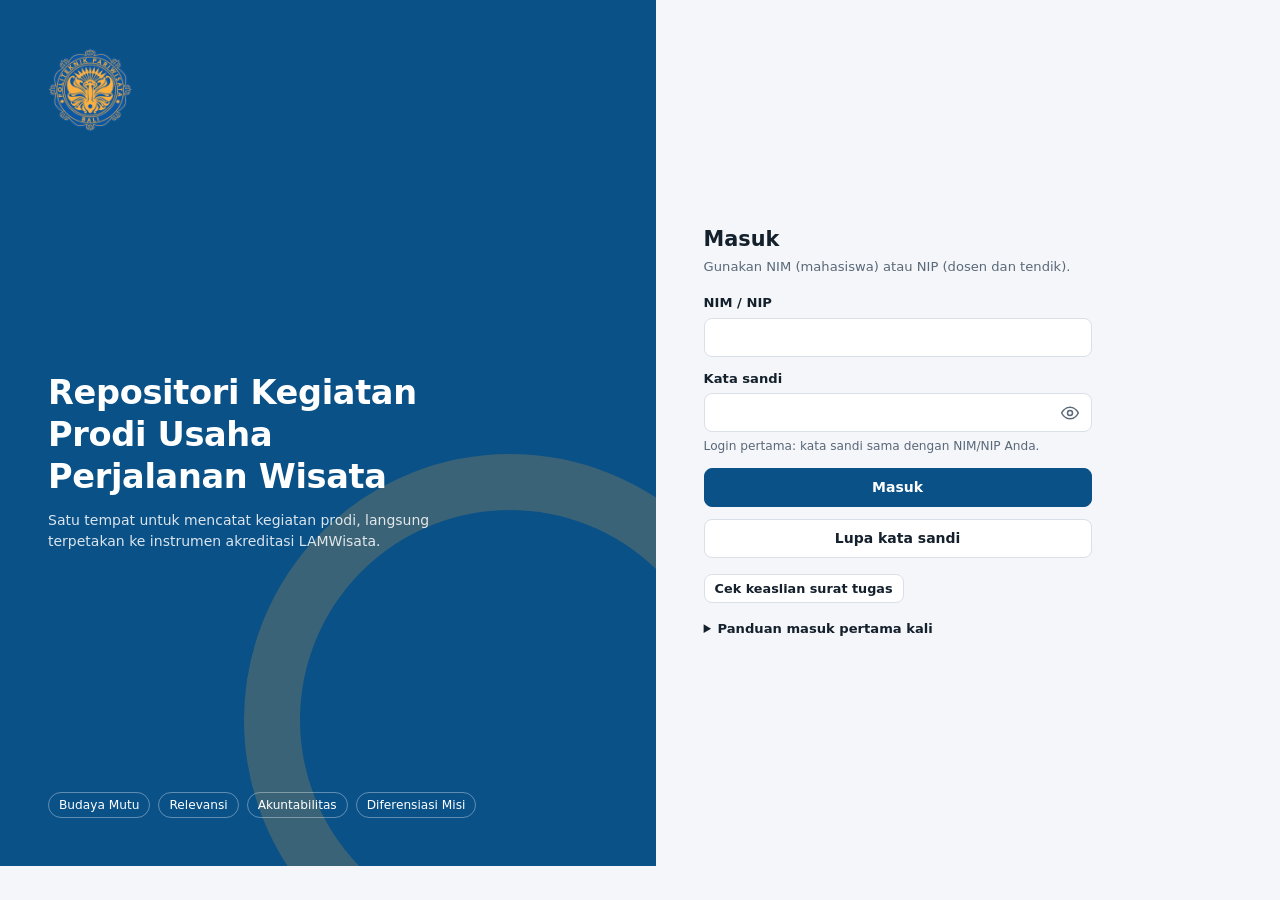
<file: docs/index.html>
<!doctype html>
<html lang="id">
<head>
<meta charset="utf-8">
<meta name="viewport" content="width=device-width,initial-scale=1,viewport-fit=cover">
<title>Repositori UPW</title>
<meta name="description" content="Repositori kegiatan Prodi Usaha Perjalanan Wisata, Politeknik Pariwisata Bali, untuk akreditasi LAMWisata.">
<meta name="theme-color" content="#0A5188">
<meta name="robots" content="noindex">
<!-- v0.60.2: hanya kode aplikasi sendiri yang boleh berjalan; data hanya dikirim ke server Apps Script -->
<meta http-equiv="Content-Security-Policy" content="default-src 'self'; script-src 'self'; style-src 'self' 'unsafe-inline' https://fonts.googleapis.com; font-src 'self' https://fonts.gstatic.com; img-src 'self' data: blob:; connect-src 'self' data: blob: https://script.google.com https://script.googleusercontent.com; frame-src 'self' blob: data:; worker-src 'self'; manifest-src 'self'; object-src 'none'; base-uri 'self'; form-action 'self'">
<meta name="referrer" content="strict-origin-when-cross-origin">
<link rel="manifest" href="manifest.webmanifest">
<link rel="icon" href="ikon-192.png">
<link rel="apple-touch-icon" href="ikon-apple-180.png">
<link rel="preconnect" href="https://fonts.googleapis.com">
<link rel="preconnect" href="https://fonts.gstatic.com" crossorigin>
<link rel="stylesheet" href="https://fonts.googleapis.com/css2?family=Plus+Jakarta+Sans:wght@400;500;600;700;800&family=IBM+Plex+Mono:wght@400;500&display=swap">
<link rel="stylesheet" href="gaya.css">
<style>
:root{color-scheme:light}
body{margin:0}
[hidden]{display:none!important}
img{max-width:100%}
.uji{background:var(--gold-soft);border-bottom:1px solid var(--line);padding-block:6px;padding-left:max(16px,env(safe-area-inset-left,0px));padding-right:max(16px,env(safe-area-inset-right,0px));font-size:.8rem}
.uji b{color:var(--warn)}
.memuat{min-height:60vh;display:grid;place-items:center;color:var(--muted)}
.galat{color:var(--bad);font-size:.85rem}
.sandi-baru{font-family:var(--f-mono);font-size:1.2rem;letter-spacing:.06em;background:var(--surface-2);padding:10px 14px;border-radius:8px;user-select:all}
</style>
</head>
<body>
<div id="app"><div class="memuat">Memuat…</div></div>
<div id="toast" class="toast" hidden></div>
<script src="konfig.js"></script>
<script src="qr.js"></script>
<script src="zip.js"></script>
<script src="docx.js"></script>
<script src="panduan.js"></script>
<script src="aplikasi.js"></script>
</body>
</html>
</file>
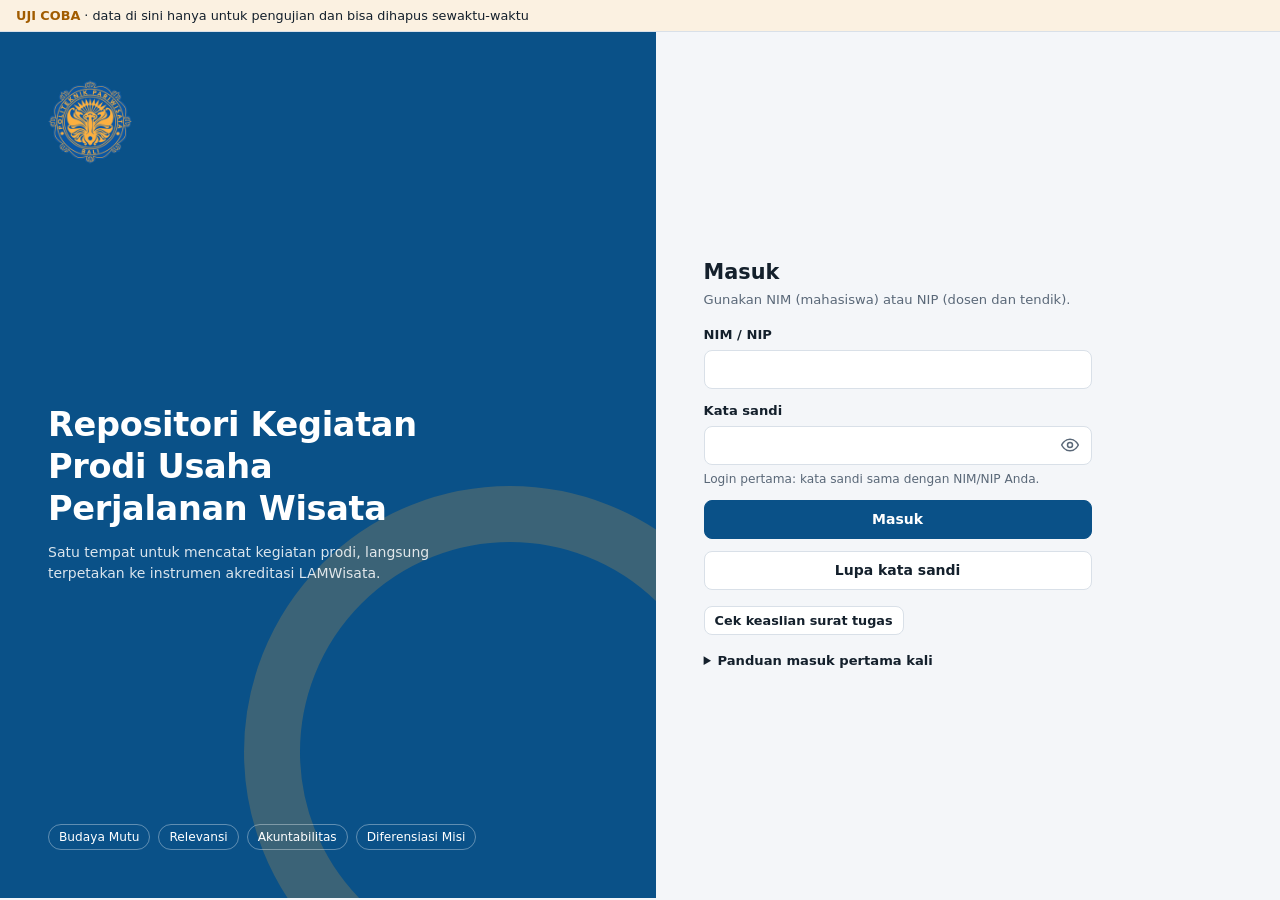
<file: docs/uji/index.html>
<!doctype html>
<html lang="id">
<head>
<meta charset="utf-8">
<meta name="viewport" content="width=device-width,initial-scale=1,viewport-fit=cover">
<title>Repositori UPW (Uji Coba)</title>
<meta name="description" content="Repositori kegiatan Prodi Usaha Perjalanan Wisata, Politeknik Pariwisata Bali, untuk akreditasi LAMWisata.">
<meta name="theme-color" content="#0A5188">
<meta name="robots" content="noindex">
<!-- v0.60.2: hanya kode aplikasi sendiri yang boleh berjalan; data hanya dikirim ke server Apps Script -->
<meta http-equiv="Content-Security-Policy" content="default-src 'self'; script-src 'self'; style-src 'self' 'unsafe-inline' https://fonts.googleapis.com; font-src 'self' https://fonts.gstatic.com; img-src 'self' data: blob:; connect-src 'self' data: blob: https://script.google.com https://script.googleusercontent.com; frame-src 'self' blob: data:; worker-src 'self'; manifest-src 'self'; object-src 'none'; base-uri 'self'; form-action 'self'">
<meta name="referrer" content="strict-origin-when-cross-origin">
<link rel="manifest" href="manifest.webmanifest">
<link rel="icon" href="ikon-192.png">
<link rel="apple-touch-icon" href="ikon-apple-180.png">
<link rel="preconnect" href="https://fonts.googleapis.com">
<link rel="preconnect" href="https://fonts.gstatic.com" crossorigin>
<link rel="stylesheet" href="https://fonts.googleapis.com/css2?family=Plus+Jakarta+Sans:wght@400;500;600;700;800&family=IBM+Plex+Mono:wght@400;500&display=swap">
<link rel="stylesheet" href="gaya.css">
<style>
:root{color-scheme:light}
body{margin:0}
[hidden]{display:none!important}
img{max-width:100%}
.uji{background:var(--gold-soft);border-bottom:1px solid var(--line);padding-block:6px;padding-left:max(16px,env(safe-area-inset-left,0px));padding-right:max(16px,env(safe-area-inset-right,0px));font-size:.8rem}
.uji b{color:var(--warn)}
.memuat{min-height:60vh;display:grid;place-items:center;color:var(--muted)}
.galat{color:var(--bad);font-size:.85rem}
.sandi-baru{font-family:var(--f-mono);font-size:1.2rem;letter-spacing:.06em;background:var(--surface-2);padding:10px 14px;border-radius:8px;user-select:all}
</style>
</head>
<body>
<div class="uji" role="note"><b>UJI COBA</b> · data di sini hanya untuk pengujian dan bisa dihapus sewaktu-waktu</div>
<div id="app"><div class="memuat">Memuat…</div></div>
<div id="toast" class="toast" hidden></div>
<script src="konfig.js"></script>
<script src="qr.js"></script>
<script src="zip.js"></script>
<script src="docx.js"></script>
<script src="panduan.js"></script>
<script src="aplikasi.js"></script>
</body>
</html>
</file>
<file: docs/gaya.css>
/* Layout: app shell — sidebar navigasi di desktop, bilah tab bawah di ponsel; konten berupa panel kerja. */
:root{
  --brand:#0A5188; --brand-ink:#ffffff; --brand-soft:#e6eef6; --brand-deep:#0A5188;
  --gold:#E9A23B; --gold-soft:#fbf1e1;
  --bg:#f4f6f9; --surface:#ffffff; --surface-2:#eef2f6; --line:#d9e0e8;
  --fg:#14202c; --muted:#5a6878;
  --ok:#1f7a4d; --ok-soft:#e3f3ea; --warn:#a15c00; --warn-soft:#fdf0dc; --bad:#b3261e; --bad-soft:#fbe6e4; --info:#0A5188; --info-soft:#e6eef6;
  --f-ui:"Plus Jakarta Sans",ui-sans-serif,system-ui,-apple-system,"Segoe UI",sans-serif;
  --f-mono:"IBM Plex Mono",ui-monospace,SFMono-Regular,Menlo,monospace;
  --r:10px;
}
@media (prefers-color-scheme: dark){:root:not([data-theme="light"]){
  --brand:#5aa2dc; --brand-ink:#08192a; --brand-soft:#132a3f; --brand-deep:#0b3d66;
  --gold:#f0b55a; --gold-soft:#33270f;
  --bg:#0d151d; --surface:#141f2a; --surface-2:#1a2733; --line:#2a3a4a;
  --fg:#e6edf3; --muted:#9aa9b8;
  --ok:#5cc58f; --ok-soft:#12291d; --warn:#f0b55a; --warn-soft:#33270f; --bad:#f08a80; --bad-soft:#3a1714; --info:#5aa2dc; --info-soft:#132a3f;
  color-scheme:dark}}
:root[data-theme="dark"]{
  --brand:#5aa2dc; --brand-ink:#08192a; --brand-soft:#132a3f; --brand-deep:#0b3d66;
  --gold:#f0b55a; --gold-soft:#33270f;
  --bg:#0d151d; --surface:#141f2a; --surface-2:#1a2733; --line:#2a3a4a;
  --fg:#e6edf3; --muted:#9aa9b8;
  --ok:#5cc58f; --ok-soft:#12291d; --warn:#f0b55a; --warn-soft:#33270f; --bad:#f08a80; --bad-soft:#3a1714; --info:#5aa2dc; --info-soft:#132a3f;
  color-scheme:dark}
*{box-sizing:border-box}
html,body{height:100%}
body{background:var(--bg);color:var(--fg);font-family:var(--f-ui);font-size:14px;line-height:1.5}
button,input,select,textarea{font:inherit;color:inherit}
h1,h2,h3{text-wrap:balance;margin:0;line-height:1.25}
h1{font-size:1.45rem;font-weight:800;letter-spacing:-.01em}
h2{font-size:1.05rem;font-weight:700}
h3{font-size:.95rem;font-weight:700}
p{margin:0}
.mono{font-family:var(--f-mono);font-size:.92em}
.muted{color:var(--muted)}
.small{font-size:.82rem}
.num{font-variant-numeric:tabular-nums}
a{color:var(--brand)}
:focus-visible{outline:2px solid var(--gold);outline-offset:2px;border-radius:6px}

/* Demo bar */
.demo{background:var(--gold-soft);border-bottom:1px solid var(--line);padding-block:6px;padding-left:max(16px,env(safe-area-inset-left,0px));padding-right:max(16px,env(safe-area-inset-right,0px));display:flex;flex-wrap:wrap;gap:8px 14px;align-items:center;font-size:.8rem}
.demo b{color:var(--warn)}
.demo .roles{display:flex;gap:4px;flex-wrap:wrap}
.demo button{border:1px solid var(--line);background:var(--surface);border-radius:999px;padding:2px 10px;cursor:pointer}
.demo button[aria-pressed="true"]{background:var(--brand);color:var(--brand-ink);border-color:var(--brand)}

/* Shell */
.shell{display:grid;grid-template-columns:232px 1fr;min-height:calc(100% - 34px)}
.side{background:var(--surface);border-right:1px solid var(--line);padding:18px 12px;display:flex;flex-direction:column;gap:18px;position:sticky;top:0;height:100vh;overflow:auto}
.brand{display:flex;gap:10px;align-items:center;padding:0 6px}
.brand img{width:40px;height:40px}
.brand b{display:block;font-size:.95rem;line-height:1.2}
.brand span{font-size:.72rem;color:var(--muted);letter-spacing:.04em;text-transform:uppercase}
.nav{display:flex;flex-direction:column;gap:2px}
.nav button{display:flex;gap:10px;align-items:center;border:0;background:none;text-align:left;padding:9px 10px;border-radius:8px;cursor:pointer;color:var(--muted);font-weight:600}
.nav button:hover{background:var(--surface-2);color:var(--fg)}
.nav button[aria-current="page"]{background:var(--brand-soft);color:var(--brand)}
.nav svg{width:18px;height:18px;flex:none}
.nav .count{margin-left:auto;background:var(--gold);color:#3a2600;border-radius:999px;font-size:.7rem;padding:0 7px;font-weight:700}
.side .who{margin-top:auto;border-top:1px solid var(--line);padding:12px 6px 0;display:flex;gap:10px;align-items:center}
.avatar{width:34px;height:34px;border-radius:50%;background:var(--brand);color:var(--brand-ink);display:grid;place-items:center;font-weight:700;font-size:.8rem;flex:none}
.main{min-width:0;display:flex;flex-direction:column}
.top{display:flex;align-items:center;gap:10px;padding-block:14px;padding-left:max(24px,env(safe-area-inset-left,0px));padding-right:max(24px,env(safe-area-inset-right,0px));border-bottom:1px solid var(--line);background:var(--surface);position:sticky;top:env(safe-area-inset-top,0px);z-index:5}
.top .ta{font-size:.8rem;color:var(--muted)}
.top .spacer{flex:1}
.iconbtn{border:1px solid var(--line);background:var(--surface);border-radius:8px;height:34px;min-width:34px;padding:0 8px;display:inline-grid;place-items:center;cursor:pointer;position:relative}
.iconbtn svg{width:18px;height:18px}
.iconbtn .dot{position:absolute;top:-5px;right:-5px;background:var(--bad);color:#fff;border-radius:999px;font-size:.66rem;padding:0 5px;font-weight:700}
.content{padding-block:22px 90px;padding-left:max(24px,env(safe-area-inset-left,0px));padding-right:max(24px,env(safe-area-inset-right,0px));display:flex;flex-direction:column;gap:18px;max-width:1180px;width:100%}
.head{display:flex;flex-wrap:wrap;gap:10px 16px;align-items:flex-end;justify-content:space-between}
.head p{color:var(--muted);margin-top:4px;max-width:68ch}

/* Components */
.panel{background:var(--surface);border:1px solid var(--line);border-radius:var(--r);padding:16px;min-width:0}
.panel>h2{margin-bottom:12px}
.grid{display:grid;gap:14px}
.g4{grid-template-columns:repeat(4,minmax(0,1fr))}
.g2{grid-template-columns:repeat(2,minmax(0,1fr))}
.g3{grid-template-columns:repeat(3,minmax(0,1fr))}
.stat{display:flex;flex-direction:column;gap:2px}
.stat .v{font-size:1.6rem;font-weight:800;font-variant-numeric:tabular-nums;color:var(--fg)}
.stat .l{color:var(--muted);font-size:.8rem}
.btn{border:1px solid var(--line);background:var(--surface);border-radius:8px;padding:8px 14px;cursor:pointer;font-weight:600;display:inline-flex;gap:6px;align-items:center;white-space:nowrap}
.btn:hover{border-color:var(--brand)}
.btn.primary{background:var(--brand);border-color:var(--brand);color:var(--brand-ink)}
.btn.ok{background:var(--ok);border-color:var(--ok);color:#fff}
.btn.warn{border-color:var(--warn);color:var(--warn)}
.btn.bad{border-color:var(--bad);color:var(--bad)}
.btn.sm{padding:4px 10px;font-size:.8rem}
.row{display:flex;gap:8px;flex-wrap:wrap;align-items:center}
.chip{display:inline-flex;align-items:center;gap:5px;border-radius:999px;padding:1px 9px;font-size:.74rem;font-weight:700;white-space:nowrap}
.chip::before{content:"";width:6px;height:6px;border-radius:50%;background:currentColor}
.s-draf{background:var(--surface-2);color:var(--muted)}
.s-diajukan{background:var(--info-soft);color:var(--info)}
.s-revisi{background:var(--warn-soft);color:var(--warn)}
.s-disetujui{background:var(--ok-soft);color:var(--ok)}
.s-ditolak{background:var(--bad-soft);color:var(--bad)}
.tag{display:inline-block;border:1px solid var(--line);border-radius:6px;padding:0 7px;font-size:.74rem;color:var(--muted);white-space:nowrap}
.tag.t{border-color:var(--brand);color:var(--brand)}
.bar{height:6px;background:var(--surface-2);border-radius:99px;overflow:hidden}
.bar i{display:block;height:100%;background:var(--brand);border-radius:99px}
.bar.gold i{background:var(--gold)}
.list{display:flex;flex-direction:column}
.item{display:flex;gap:12px;align-items:flex-start;padding:12px 0;border-top:1px solid var(--line)}
.item:first-child{border-top:0;padding-top:0}
.item .body{flex:1;min-width:0}
.item .title{font-weight:700}
.item .meta{display:flex;flex-wrap:wrap;gap:6px 10px;margin-top:4px;font-size:.8rem;color:var(--muted)}
.tbl-wrap{overflow-x:auto;border:1px solid var(--line);border-radius:var(--r)}
/* v0.25.1: kotak bergulir untuk melihat SEMUA baris (kepala tabel tetap terlihat) */
.gulir{max-height:300px;overflow:auto}
.gulir.tinggi{max-height:560px}
.gulir thead th{position:sticky;top:0;z-index:1;background:linear-gradient(var(--surface-2),var(--surface-2)),var(--surface)}
ul.gulir{max-height:180px;overflow:auto;padding-right:6px}
table{border-collapse:collapse;width:100%;font-size:.84rem}
th,td{padding:9px 12px;text-align:left;border-bottom:1px solid var(--line);vertical-align:top}
th{background:var(--surface-2);font-size:.74rem;text-transform:uppercase;letter-spacing:.04em;color:var(--muted);white-space:nowrap}
tr:last-child td{border-bottom:0}
.field{display:flex;flex-direction:column;gap:5px;min-width:0}
.field label{font-weight:600;font-size:.82rem}
.field .hint{font-size:.76rem;color:var(--muted)}
input[type=text],input[type=password],input[type=email],input[type=date],input[type=search],select,textarea{border:1px solid var(--line);background:var(--surface);border-radius:8px;padding:8px 10px;width:100%;min-width:0}
textarea{min-height:70px;resize:vertical}
.filters{display:flex;flex-wrap:wrap;gap:8px}
.filters select,.filters input{width:auto;min-width:150px}
.seg{display:inline-flex;border:1px solid var(--line);border-radius:8px;overflow:hidden}
.seg button{border:0;background:var(--surface);padding:6px 12px;cursor:pointer;font-weight:600;color:var(--muted)}
.seg button[aria-pressed="true"]{background:var(--brand);color:var(--brand-ink)}
.callout{border:1px dashed var(--line);border-radius:var(--r);padding:12px 14px;background:var(--surface-2);font-size:.84rem}
.callout b{color:var(--brand)}
.empty{padding:28px;text-align:center;color:var(--muted)}

/* ILKPS grid */
.tgrid{display:grid;grid-template-columns:repeat(auto-fill,minmax(170px,1fr));gap:10px}
.tcell{border:1px solid var(--line);border-radius:8px;padding:10px;display:flex;flex-direction:column;gap:6px;background:var(--surface);cursor:pointer;text-align:left}
.tcell:hover{border-color:var(--brand)}
.tcell .n{font-size:.72rem;font-weight:800;color:var(--brand);letter-spacing:.04em}
.tcell .t{font-size:.8rem;font-weight:600;line-height:1.3}
.tcell .p{display:flex;justify-content:space-between;font-size:.72rem;color:var(--muted)}

/* Drawer / modal */
.overlay{position:fixed;inset:0;background:rgba(8,18,28,.45);z-index:20;display:flex;justify-content:flex-end}
.drawer{background:var(--surface);width:min(620px,100%);height:100%;overflow:auto;padding:20px;padding-bottom:max(20px,env(safe-area-inset-bottom,0px));padding-right:max(20px,env(safe-area-inset-right,0px));display:flex;flex-direction:column;gap:16px;box-shadow:-10px 0 30px rgba(0,0,0,.15)}
/* v0.59.0: isi laci tidak boleh terhimpit (tabel detail sempat setinggi 2 px); laci yang bergulir. */
.drawer>*{flex-shrink:0}
.drawer .dh{display:flex;justify-content:space-between;align-items:center;gap:10px}
.auto{background:var(--brand-soft);border-radius:8px;padding:8px 12px;font-size:.82rem}
.auto b{color:var(--brand)}
.picker{border:1px solid var(--line);border-radius:8px;padding:10px;display:flex;flex-direction:column;gap:10px}
.classgrid{display:grid;grid-template-columns:repeat(auto-fill,minmax(150px,1fr));gap:6px}
.classgrid label{border:1px solid var(--line);border-radius:8px;padding:6px 8px;display:flex;gap:8px;align-items:center;cursor:pointer;font-size:.8rem}
.classgrid label:has(input:checked){border-color:var(--brand);background:var(--brand-soft)}
.chips{display:flex;flex-wrap:wrap;gap:6px}
.pchip{display:inline-flex;align-items:center;gap:4px;background:var(--surface-2);border-radius:999px;padding:2px 4px 2px 10px;font-size:.78rem}
.pchip button{border:0;background:none;cursor:pointer;color:var(--muted);padding:0 4px;font-size:1rem;line-height:1}
.notif{position:absolute;right:0;top:42px;width:min(360px,calc(100vw - 32px));background:var(--surface);border:1px solid var(--line);border-radius:var(--r);box-shadow:0 10px 30px rgba(0,0,0,.15);padding:8px;z-index:30;text-align:left}
.notif .n{padding:8px;border-radius:6px;font-size:.82rem}
.notif .n.unread{background:var(--brand-soft)}
.toast{position:fixed;left:50%;transform:translateX(-50%);bottom:max(24px,calc(env(safe-area-inset-bottom,0px) + 80px));background:var(--fg);color:var(--bg);padding:10px 16px;border-radius:8px;font-weight:600;z-index:40;max-width:calc(100vw - 32px)}

/* Login */
.login{min-height:calc(100vh - 34px);display:grid;grid-template-columns:1.05fr 1fr}
.login .art{background:var(--brand-deep);color:#fff;padding:48px;display:flex;flex-direction:column;justify-content:space-between;gap:24px;position:relative;overflow:hidden}
.login .art::after{content:"";position:absolute;right:-120px;bottom:-120px;width:420px;height:420px;border-radius:50%;border:56px solid rgba(233,162,59,.22)}
.login .art img{width:84px;height:84px}
.login .art h1{font-size:2.1rem;max-width:16ch;color:#fff}
.login .art p{max-width:46ch;opacity:.85}
.login .art .crit{display:flex;gap:8px;flex-wrap:wrap;position:relative;z-index:1}
.login .art .crit span{border:1px solid rgba(255,255,255,.35);border-radius:999px;padding:3px 10px;font-size:.76rem}
.login .form{padding:48px max(24px,env(safe-area-inset-right,0px)) 48px 48px;display:flex;flex-direction:column;justify-content:center;gap:16px;max-width:460px;width:100%}
.steps{display:flex;gap:6px}
.steps i{flex:1;height:4px;border-radius:9px;background:var(--line)}
.steps i.on{background:var(--brand)}

/* Mobile */
.tabbar{display:none}
@media (max-width:900px){
  .g4{grid-template-columns:repeat(2,minmax(0,1fr))}
  .g3{grid-template-columns:1fr}
}
@media (max-width:760px){
  .shell{grid-template-columns:1fr}
  .side{display:none}
  .g2{grid-template-columns:1fr}
  .top{padding-left:max(16px,env(safe-area-inset-left,0px));padding-right:max(16px,env(safe-area-inset-right,0px))}
  .content{padding-left:max(16px,env(safe-area-inset-left,0px));padding-right:max(16px,env(safe-area-inset-right,0px))}
  .tabbar{display:flex;position:fixed;bottom:0;left:0;right:0;background:var(--surface);border-top:1px solid var(--line);z-index:10;padding-bottom:env(safe-area-inset-bottom,0px);padding-left:env(safe-area-inset-left,0px);padding-right:env(safe-area-inset-right,0px);overflow-x:auto}
  .tabbar button{flex:1;min-width:68px;border:0;background:none;display:flex;flex-direction:column;align-items:center;gap:2px;padding:8px 4px;font-size:.68rem;font-weight:600;color:var(--muted);cursor:pointer}
  .tabbar button[aria-current="page"]{color:var(--brand)}
  .tabbar svg{width:20px;height:20px}
  .login{grid-template-columns:1fr}
  .login .art{padding:28px max(16px,env(safe-area-inset-right,0px)) 28px max(16px,env(safe-area-inset-left,0px))}
  .login .art h1{font-size:1.6rem}
  .login .form{padding:28px max(16px,env(safe-area-inset-right,0px)) 28px max(16px,env(safe-area-inset-left,0px));max-width:none}
  .filters select,.filters input{min-width:0;flex:1 1 140px}
  .brand-m{display:flex!important}
  .top .ta{display:none}
  .brand-m b{white-space:nowrap}
  /* v0.25.2: bilah atas ponsel muat dengan tombol kembali/maju dan Unduhan */
  .top{gap:6px}
  .top .nav-hist + .brand-m b{display:none}
  .top label.row.small > .muted{display:none}
  #peranSel{max-width:118px}
}
@media (max-width:420px){ .top .brand-m{display:none!important} }
.brand-m{display:none;align-items:center;gap:8px}
.brand-m img{width:28px;height:28px}
@media (prefers-reduced-motion:no-preference){.overlay.anim .drawer{animation:slide .18s ease-out}@keyframes slide{from{transform:translateX(24px)}}}

/* ---------- surat (v0.3.0): kertas selalu putih, juga di mode gelap ---------- */
.kertas{background:#fff;color:#111;font-family:Calibri,Carlito,"Segoe UI",sans-serif;font-size:12pt;line-height:1.5;padding:36px 34px 36px 44px;border:1px solid var(--line);border-radius:4px;box-shadow:0 2px 10px rgba(0,0,0,.12);min-width:520px}
.kertas p{margin:0 0 8px}
.kertas table{font-size:inherit}
.kertas th,.kertas td{color:#111;background:none;text-transform:none;letter-spacing:0;white-space:normal}
.kertas .lamp{width:100%;border-collapse:collapse}
.kertas .lamp th,.kertas .lamp td{border:1px solid #111;padding:3px 6px;font-size:11pt}
.kertas .lamp th{background:#eee;font-weight:700}
.kertas .lamp .c{text-align:center}
.surat-baris{margin:8px 0 8px 18px;border-collapse:collapse;width:auto}
.surat-baris td{border:0!important;padding:1px 8px 1px 0;vertical-align:top;background:none}
.surat-baris td:first-child{white-space:nowrap}
.ttd{margin-top:22px;margin-left:auto;width:62%}
.ttd .sah{font-size:9.5pt;color:#333;margin:10px 0;border:1px solid #999;padding:6px 8px;border-radius:4px;overflow-wrap:anywhere}
.ttd .sah-baris{display:flex;gap:8px;align-items:center;margin:10px 0}
.ttd .sah-baris .sah{margin:0;flex:1}
.ttd .qr svg{width:24mm;height:24mm;display:block}
.ttd .ttd-img{display:block;max-height:22mm;max-width:60mm;margin:2px 0 4px}
.ttd-kotak{background:#fff;border:1px solid var(--line);border-radius:8px;padding:14px;display:grid;place-items:center;min-height:120px}
.ttd-kotak img{max-height:110px;max-width:100%}
#ttdPad{width:100%;aspect-ratio:640/220;background:#fff;border:1px solid var(--line);border-radius:8px;touch-action:none;cursor:crosshair;display:block}
.ttd .draf-ttd{border:1px dashed #999;padding:10px;font-size:10pt;color:#555;margin:10px 0;display:inline-block}
.draf-tanda{color:#b91c1c;font-weight:700;text-align:center;letter-spacing:.3em;margin-bottom:8px}
mark.isi-kosong{background:#fde68a;color:#111;padding:0 3px;border-radius:3px}
.pratinjau{background:#fff;color:#111;border:1px solid var(--line);border-radius:8px;padding:12px 14px;font-family:Calibri,Carlito,"Segoe UI",sans-serif;font-size:12.5px;line-height:1.5}
#cetak{display:none}
@media print{
  @page{size:A4;margin:2.5cm 2.5cm 2.5cm 3cm}
  body>*:not(#cetak){display:none!important}
  body{background:#fff}
  #cetak{display:block}
  #cetak .kertas{border:0;box-shadow:none;padding:0;margin:0;min-width:0;border-radius:0}
  #cetak .kertas+.kertas{break-before:page}
}
/* v0.4.0: angka menunggu di bilah bawah; tombol unggah berupa label */
.tabbar button{position:relative}
.tabbar .count{position:absolute;top:3px;right:calc(50% - 22px);background:var(--gold);color:#3a2600;border-radius:999px;font-size:.62rem;padding:0 5px;font-weight:700;line-height:1.5}
label.btn{cursor:pointer}
label.btn[aria-disabled="true"]{opacity:.55;pointer-events:none}
.item.bk .meta span{overflow-wrap:anywhere}
.bk-aksi{flex-wrap:wrap;justify-content:flex-end;flex:none}
@media (max-width:640px){.item.bk{flex-direction:column;gap:8px}.bk-aksi{justify-content:flex-start}}
/* v0.11.0: survei */
.likert{display:grid;grid-template-columns:repeat(4,minmax(0,1fr));gap:6px}
.likert label{border:1px solid var(--line);border-radius:8px;padding:6px 4px;text-align:center;font-size:.78rem;cursor:pointer;display:flex;flex-direction:column;align-items:center;gap:4px}
.likert label:has(input:checked){border-color:var(--brand);background:var(--brand-soft);color:var(--brand);font-weight:700}
.soal{border-top:1px solid var(--line);padding-top:12px;display:flex;flex-direction:column;gap:6px}
.soal:first-child{border-top:0;padding-top:0}
.batang{display:flex;align-items:center;gap:8px;font-size:.8rem}
.batang .bar{flex:1}
.survei-publik{max-width:720px;margin:0 auto;padding:20px max(16px,env(safe-area-inset-left,0px));display:flex;flex-direction:column;gap:14px}
.survei-publik header{display:flex;gap:12px;align-items:center}
.survei-publik header img{width:52px;height:52px}
.jebakan{position:absolute;left:-9999px;width:1px;height:1px;overflow:hidden}

/* v0.14.0: tombol bergaya tautan (mis. nama MK di tabel rekap) */
.lnk { background: none; border: 0; padding: 0; color: var(--brand); font: inherit; text-align: left; cursor: pointer; text-decoration: underline; text-underline-offset: 2px; }
.lnk:hover { color: var(--brand-ink); }

/* v0.17.0: tombol lihat kata sandi */
.sandi-bungkus { position: relative; }
.sandi-bungkus input { padding-right: 46px; width: 100%; }
.sandi-lihat { position: absolute; right: 6px; top: 50%; transform: translateY(-50%); background: none; border: 0; color: var(--muted); padding: 6px; cursor: pointer; border-radius: 6px; display: grid; place-items: center; line-height: 0; }
.sandi-lihat[aria-pressed="true"] { color: var(--brand); }
.sandi-lihat:hover, .sandi-lihat:focus-visible { background: var(--brand-soft); }

/* v0.20.0: tanda tangan ditumpuk di atas nama penanda tangan (seperti ditandatangani langsung) */
.ttd .ttd-area { position: relative; height: 20mm; }
.ttd .ttd-area .ttd-img { position: absolute; left: 0; bottom: -6mm; max-height: 26mm; max-width: 62mm; margin: 0; z-index: 2; mix-blend-mode: multiply; }
.ttd .ttd-nama { position: relative; z-index: 1; }
.ttd .sah-baris { margin-top: 12px; }
.ttd .sah-baris .qr svg { width: 18mm; height: 18mm; }
.ttd .sah-baris .sah { font-size: 8.5pt; }

/* v0.22.0: gambar panduan dengan penanda nomor */
.gbr-panduan{margin:12px 0 4px}
.gbr-panduan .gbr{position:relative;border:1px solid var(--line);border-radius:10px;overflow:hidden;background:#fff;cursor:zoom-in}
.gbr-panduan .gbr img{display:block;width:100%;height:auto}
.gbr-panduan .gsvg{position:absolute;inset:0;width:100%;height:100%;pointer-events:none}
.gbr-panduan .gk{fill:rgba(227,178,60,.10);stroke:#E3B23C;stroke-width:2.5;vector-effect:non-scaling-stroke}
.gbr-panduan .gk.aktif{fill:rgba(227,178,60,.28);stroke:#ff7a00;stroke-width:4}
.gbr-panduan .gp{stroke:#E3B23C;stroke-width:2.5;vector-effect:non-scaling-stroke}
.gbr-panduan .gm{fill:#E3B23C}
.gbr-panduan .tanda{position:absolute;transform:translate(-50%,-50%);min-width:24px;height:24px;padding:0 4px;border-radius:12px;background:#E3B23C;color:#1b1b1b;font-weight:800;font-size:13px;display:grid;place-items:center;box-shadow:0 0 0 2px #fff,0 2px 6px rgba(0,0,0,.35);pointer-events:none}
.gbr-panduan .tanda.aktif{background:#ff7a00;color:#fff;transform:translate(-50%,-50%) scale(1.2)}
.gbr-panduan .gbr-zoom{position:absolute;right:8px;bottom:8px;background:rgba(0,0,0,.6);color:#fff;font-size:.72rem;padding:2px 8px;border-radius:999px}
.gbr-panduan figcaption{font-size:.85rem;margin-top:6px}
.gbr-panduan figcaption ol{margin:4px 0 0 20px;padding:0;display:grid;gap:2px}
.gbr-panduan figcaption li{cursor:default;border-radius:4px;padding:0 4px}
.gbr-panduan figcaption li:hover{background:var(--gold-soft)}
.gbr-panduan figcaption li::marker{font-weight:800;color:#b8860b}
/* v0.26.0: halaman Info */
.cari-panel input#infoCari{font-size:1rem;padding:12px 14px}
.cari-wadah{position:relative}
.cari-saran{position:absolute;left:0;right:0;top:calc(100% + 4px);z-index:20;background:var(--surface);border:1px solid var(--line);border-radius:12px;box-shadow:0 12px 28px rgba(0,0,0,.25);max-height:420px;overflow:auto;padding:4px}
.cari-item{display:grid;gap:2px;width:100%;text-align:left;background:none;border:0;border-radius:8px;padding:8px 10px;cursor:pointer;color:inherit;font:inherit}
.cari-item:hover,.cari-item.aktif{background:var(--brand-soft)}
.cari-kosong{padding:10px}
details.topik{border:1px solid var(--line);border-radius:10px;margin-top:8px;background:var(--surface)}
details.topik>summary{cursor:pointer;padding:10px 12px;display:grid;gap:2px;list-style-position:inside}
details.topik[open]>summary{border-bottom:1px solid var(--line)}
.topik-isi{padding:8px 14px 12px}
.topik-isi h4{margin:12px 0 4px;font-size:.95rem}
ol.langkah{margin:4px 0 0 20px;padding:0;display:grid;gap:6px;font-size:.92rem}
.topik-isi .callout ul{margin:4px 0 0 18px;padding:0;display:grid;gap:3px}

/* v0.25.2: kembali/maju dan kotak Unduhan (seperti Chrome) */
.iconbtn:disabled{opacity:.35;cursor:default}
  background:var(--surface);border:1px solid var(--line);border-radius:12px;box-shadow:0 12px 32px rgba(0,0,0,.28);padding:12px;z-index:40}

/* v0.27.0: riwayat versi di Info */
ol.versi-daftar{list-style:none;margin:6px 0 0;padding:0;display:grid;gap:8px}
ol.versi-daftar li{border-left:3px solid var(--brand);padding:2px 0 2px 10px}
/* v0.30.0: tombol (i) penjelasan instrumen LAMWisata */
.ibtn{display:inline-flex;align-items:center;justify-content:center;width:18px;height:18px;min-width:18px;border-radius:50%;border:1.5px solid var(--brand);color:var(--brand);background:transparent;font:italic 700 .72rem/1 Georgia,serif;padding:0;cursor:pointer;vertical-align:middle;margin-left:2px}
.ibtn:hover,.ibtn:focus-visible{background:var(--brand);color:var(--brand-ink)}
.ibtn-l{gap:6px}.ibtn-l .ibtn{width:16px;height:16px;min-width:16px;font-size:.66rem;margin:0}
.ibtn-l:hover .ibtn{background:var(--brand);color:var(--brand-ink)}
.instr-lapis{z-index:30}
.instr-pilih{display:flex;flex-wrap:wrap;gap:6px;margin:4px 0 10px}
.instr-pilih [aria-selected="true"]{background:var(--brand);color:var(--brand-ink);border-color:var(--brand)}
.instr-isi{font-size:.9rem;line-height:1.5}
.instr-isi p{margin:0 0 8px}
.instr-h{font-size:.82rem;text-transform:uppercase;letter-spacing:.04em;color:var(--muted);margin:14px 0 6px}
.instr-bag{border-left:3px solid var(--line);padding-left:10px;margin:0 0 12px}
.instr-ind{font-weight:600}
.instr-skor th{white-space:nowrap;vertical-align:top;text-align:left;width:1%;padding-right:12px}
.instr-skor td{vertical-align:top}
.instr-ket{display:grid;gap:4px;font-size:.84rem;margin:6px 0}
/* v0.33.0: saran butir Matriks dan jenis kegiatan */
.saran-baris{display:flex;flex-wrap:wrap;gap:6px;align-items:center;margin-top:6px;font-size:.8rem}
.chip-saran{border:1px dashed var(--brand);color:var(--brand);background:var(--brand-soft);border-radius:999px;padding:2px 10px;font:inherit;font-size:.78rem;cursor:pointer;text-align:left}
.chip-saran:hover,.chip-saran:focus-visible{border-style:solid}
.chip-saran-w{display:inline-flex;align-items:center;gap:2px}
tr.sorot td{background:var(--gold-soft);transition:background .3s}
/* v0.34.0: kop surat prodi (hanya di kertas pertama; lihat kopHtml di aplikasi.js) */
.kertas .kop{display:flex;align-items:center;gap:.25cm;border-bottom:2.25pt solid #000;padding-bottom:6px;margin:0 0 14px;font-family:Arial,Helvetica,sans-serif;line-height:1.3;color:#000}
.kertas .kop img{width:2.1cm;height:auto;flex:none}
.kertas .kop .kop-teks{flex:1;text-align:center}

/* v0.48.2: penampil berkas di dalam aplikasi */
body.pen-buka{overflow:hidden}
.penampil{position:fixed;inset:0;z-index:60;background:var(--bg);display:flex;flex-direction:column}
.pen-bar{display:flex;align-items:center;gap:10px;padding:8px max(12px,env(safe-area-inset-right,0px)) 8px max(12px,env(safe-area-inset-left,0px));background:var(--surface);border-bottom:1px solid var(--line);padding-top:max(8px,env(safe-area-inset-top,0px))}
.pen-bar .pen-kembali{display:inline-flex;align-items:center;gap:6px;white-space:nowrap}
.pen-bar .pen-kembali svg{width:16px;height:16px;fill:none;stroke:currentColor;stroke-width:2.2;stroke-linecap:round;stroke-linejoin:round}
.pen-nama{flex:1;min-width:0;overflow:hidden;text-overflow:ellipsis;white-space:nowrap}
.pen-isi{flex:1;min-height:0;display:flex}
.pen-isi iframe{flex:1;width:100%;height:100%;border:0;background:#525659}
.pen-isi .memuat{margin:auto}
.pen-gambar{flex:1;overflow:auto;display:flex;align-items:center;justify-content:center;padding:12px}
.pen-gambar img{max-width:100%;max-height:100%;object-fit:contain;background:#fff}
@media (max-width:640px){.pen-bar .pen-kembali span{display:none}.pen-aksi a:last-child{display:none}}

/* v0.50.0: survei — judul bagian, penjelasan, arti skala, pilihan "tidak tahu" */
.sv-bagian{font-size:.95rem;margin:14px 0 2px;color:var(--brand)}
.sv-jelas{font-size:.8rem;color:var(--muted);margin:2px 0 6px;line-height:1.45}
.sv-skala ul{margin:4px 0 4px 18px;padding:0}
.sv-pengantar{white-space:pre-line}
.likert label .num{font-weight:700}
.likert.na{grid-template-columns:repeat(4,minmax(0,1fr))}
.likert .tt{grid-column:1/-1;flex-direction:row;justify-content:center;color:var(--muted)}
/* v0.54.0: pratinjau Word (RPS/kontrak) di laci pengesahan */
.docx-pratinjau{border:1px solid var(--line);border-radius:8px;padding:12px;background:var(--surface);flex-shrink:0}
.docx-pratinjau p{margin:0 0 6px}
.docx-pratinjau table.docx{border-collapse:collapse;width:100%;margin:6px 0}
.docx-pratinjau table.docx td{border:1px solid var(--line);padding:4px 6px;vertical-align:top;font-size:.8rem}
</file>
<file: docs/uji/gaya.css>
/* Layout: app shell — sidebar navigasi di desktop, bilah tab bawah di ponsel; konten berupa panel kerja. */
:root{
  --brand:#0A5188; --brand-ink:#ffffff; --brand-soft:#e6eef6; --brand-deep:#0A5188;
  --gold:#E9A23B; --gold-soft:#fbf1e1;
  --bg:#f4f6f9; --surface:#ffffff; --surface-2:#eef2f6; --line:#d9e0e8;
  --fg:#14202c; --muted:#5a6878;
  --ok:#1f7a4d; --ok-soft:#e3f3ea; --warn:#a15c00; --warn-soft:#fdf0dc; --bad:#b3261e; --bad-soft:#fbe6e4; --info:#0A5188; --info-soft:#e6eef6;
  --f-ui:"Plus Jakarta Sans",ui-sans-serif,system-ui,-apple-system,"Segoe UI",sans-serif;
  --f-mono:"IBM Plex Mono",ui-monospace,SFMono-Regular,Menlo,monospace;
  --r:10px;
}
@media (prefers-color-scheme: dark){:root:not([data-theme="light"]){
  --brand:#5aa2dc; --brand-ink:#08192a; --brand-soft:#132a3f; --brand-deep:#0b3d66;
  --gold:#f0b55a; --gold-soft:#33270f;
  --bg:#0d151d; --surface:#141f2a; --surface-2:#1a2733; --line:#2a3a4a;
  --fg:#e6edf3; --muted:#9aa9b8;
  --ok:#5cc58f; --ok-soft:#12291d; --warn:#f0b55a; --warn-soft:#33270f; --bad:#f08a80; --bad-soft:#3a1714; --info:#5aa2dc; --info-soft:#132a3f;
  color-scheme:dark}}
:root[data-theme="dark"]{
  --brand:#5aa2dc; --brand-ink:#08192a; --brand-soft:#132a3f; --brand-deep:#0b3d66;
  --gold:#f0b55a; --gold-soft:#33270f;
  --bg:#0d151d; --surface:#141f2a; --surface-2:#1a2733; --line:#2a3a4a;
  --fg:#e6edf3; --muted:#9aa9b8;
  --ok:#5cc58f; --ok-soft:#12291d; --warn:#f0b55a; --warn-soft:#33270f; --bad:#f08a80; --bad-soft:#3a1714; --info:#5aa2dc; --info-soft:#132a3f;
  color-scheme:dark}
*{box-sizing:border-box}
html,body{height:100%}
body{background:var(--bg);color:var(--fg);font-family:var(--f-ui);font-size:14px;line-height:1.5}
button,input,select,textarea{font:inherit;color:inherit}
h1,h2,h3{text-wrap:balance;margin:0;line-height:1.25}
h1{font-size:1.45rem;font-weight:800;letter-spacing:-.01em}
h2{font-size:1.05rem;font-weight:700}
h3{font-size:.95rem;font-weight:700}
p{margin:0}
.mono{font-family:var(--f-mono);font-size:.92em}
.muted{color:var(--muted)}
.small{font-size:.82rem}
.num{font-variant-numeric:tabular-nums}
a{color:var(--brand)}
:focus-visible{outline:2px solid var(--gold);outline-offset:2px;border-radius:6px}

/* Demo bar */
.demo{background:var(--gold-soft);border-bottom:1px solid var(--line);padding-block:6px;padding-left:max(16px,env(safe-area-inset-left,0px));padding-right:max(16px,env(safe-area-inset-right,0px));display:flex;flex-wrap:wrap;gap:8px 14px;align-items:center;font-size:.8rem}
.demo b{color:var(--warn)}
.demo .roles{display:flex;gap:4px;flex-wrap:wrap}
.demo button{border:1px solid var(--line);background:var(--surface);border-radius:999px;padding:2px 10px;cursor:pointer}
.demo button[aria-pressed="true"]{background:var(--brand);color:var(--brand-ink);border-color:var(--brand)}

/* Shell */
.shell{display:grid;grid-template-columns:232px 1fr;min-height:calc(100% - 34px)}
.side{background:var(--surface);border-right:1px solid var(--line);padding:18px 12px;display:flex;flex-direction:column;gap:18px;position:sticky;top:0;height:100vh;overflow:auto}
.brand{display:flex;gap:10px;align-items:center;padding:0 6px}
.brand img{width:40px;height:40px}
.brand b{display:block;font-size:.95rem;line-height:1.2}
.brand span{font-size:.72rem;color:var(--muted);letter-spacing:.04em;text-transform:uppercase}
.nav{display:flex;flex-direction:column;gap:2px}
.nav button{display:flex;gap:10px;align-items:center;border:0;background:none;text-align:left;padding:9px 10px;border-radius:8px;cursor:pointer;color:var(--muted);font-weight:600}
.nav button:hover{background:var(--surface-2);color:var(--fg)}
.nav button[aria-current="page"]{background:var(--brand-soft);color:var(--brand)}
.nav svg{width:18px;height:18px;flex:none}
.nav .count{margin-left:auto;background:var(--gold);color:#3a2600;border-radius:999px;font-size:.7rem;padding:0 7px;font-weight:700}
.side .who{margin-top:auto;border-top:1px solid var(--line);padding:12px 6px 0;display:flex;gap:10px;align-items:center}
.avatar{width:34px;height:34px;border-radius:50%;background:var(--brand);color:var(--brand-ink);display:grid;place-items:center;font-weight:700;font-size:.8rem;flex:none}
.main{min-width:0;display:flex;flex-direction:column}
.top{display:flex;align-items:center;gap:10px;padding-block:14px;padding-left:max(24px,env(safe-area-inset-left,0px));padding-right:max(24px,env(safe-area-inset-right,0px));border-bottom:1px solid var(--line);background:var(--surface);position:sticky;top:env(safe-area-inset-top,0px);z-index:5}
.top .ta{font-size:.8rem;color:var(--muted)}
.top .spacer{flex:1}
.iconbtn{border:1px solid var(--line);background:var(--surface);border-radius:8px;height:34px;min-width:34px;padding:0 8px;display:inline-grid;place-items:center;cursor:pointer;position:relative}
.iconbtn svg{width:18px;height:18px}
.iconbtn .dot{position:absolute;top:-5px;right:-5px;background:var(--bad);color:#fff;border-radius:999px;font-size:.66rem;padding:0 5px;font-weight:700}
.content{padding-block:22px 90px;padding-left:max(24px,env(safe-area-inset-left,0px));padding-right:max(24px,env(safe-area-inset-right,0px));display:flex;flex-direction:column;gap:18px;max-width:1180px;width:100%}
.head{display:flex;flex-wrap:wrap;gap:10px 16px;align-items:flex-end;justify-content:space-between}
.head p{color:var(--muted);margin-top:4px;max-width:68ch}

/* Components */
.panel{background:var(--surface);border:1px solid var(--line);border-radius:var(--r);padding:16px;min-width:0}
.panel>h2{margin-bottom:12px}
.grid{display:grid;gap:14px}
.g4{grid-template-columns:repeat(4,minmax(0,1fr))}
.g2{grid-template-columns:repeat(2,minmax(0,1fr))}
.g3{grid-template-columns:repeat(3,minmax(0,1fr))}
.stat{display:flex;flex-direction:column;gap:2px}
.stat .v{font-size:1.6rem;font-weight:800;font-variant-numeric:tabular-nums;color:var(--fg)}
.stat .l{color:var(--muted);font-size:.8rem}
.btn{border:1px solid var(--line);background:var(--surface);border-radius:8px;padding:8px 14px;cursor:pointer;font-weight:600;display:inline-flex;gap:6px;align-items:center;white-space:nowrap}
.btn:hover{border-color:var(--brand)}
.btn.primary{background:var(--brand);border-color:var(--brand);color:var(--brand-ink)}
.btn.ok{background:var(--ok);border-color:var(--ok);color:#fff}
.btn.warn{border-color:var(--warn);color:var(--warn)}
.btn.bad{border-color:var(--bad);color:var(--bad)}
.btn.sm{padding:4px 10px;font-size:.8rem}
.row{display:flex;gap:8px;flex-wrap:wrap;align-items:center}
.chip{display:inline-flex;align-items:center;gap:5px;border-radius:999px;padding:1px 9px;font-size:.74rem;font-weight:700;white-space:nowrap}
.chip::before{content:"";width:6px;height:6px;border-radius:50%;background:currentColor}
.s-draf{background:var(--surface-2);color:var(--muted)}
.s-diajukan{background:var(--info-soft);color:var(--info)}
.s-revisi{background:var(--warn-soft);color:var(--warn)}
.s-disetujui{background:var(--ok-soft);color:var(--ok)}
.s-ditolak{background:var(--bad-soft);color:var(--bad)}
.tag{display:inline-block;border:1px solid var(--line);border-radius:6px;padding:0 7px;font-size:.74rem;color:var(--muted);white-space:nowrap}
.tag.t{border-color:var(--brand);color:var(--brand)}
.bar{height:6px;background:var(--surface-2);border-radius:99px;overflow:hidden}
.bar i{display:block;height:100%;background:var(--brand);border-radius:99px}
.bar.gold i{background:var(--gold)}
.list{display:flex;flex-direction:column}
.item{display:flex;gap:12px;align-items:flex-start;padding:12px 0;border-top:1px solid var(--line)}
.item:first-child{border-top:0;padding-top:0}
.item .body{flex:1;min-width:0}
.item .title{font-weight:700}
.item .meta{display:flex;flex-wrap:wrap;gap:6px 10px;margin-top:4px;font-size:.8rem;color:var(--muted)}
.tbl-wrap{overflow-x:auto;border:1px solid var(--line);border-radius:var(--r)}
/* v0.25.1: kotak bergulir untuk melihat SEMUA baris (kepala tabel tetap terlihat) */
.gulir{max-height:300px;overflow:auto}
.gulir.tinggi{max-height:560px}
.gulir thead th{position:sticky;top:0;z-index:1;background:linear-gradient(var(--surface-2),var(--surface-2)),var(--surface)}
ul.gulir{max-height:180px;overflow:auto;padding-right:6px}
table{border-collapse:collapse;width:100%;font-size:.84rem}
th,td{padding:9px 12px;text-align:left;border-bottom:1px solid var(--line);vertical-align:top}
th{background:var(--surface-2);font-size:.74rem;text-transform:uppercase;letter-spacing:.04em;color:var(--muted);white-space:nowrap}
tr:last-child td{border-bottom:0}
.field{display:flex;flex-direction:column;gap:5px;min-width:0}
.field label{font-weight:600;font-size:.82rem}
.field .hint{font-size:.76rem;color:var(--muted)}
input[type=text],input[type=password],input[type=email],input[type=date],input[type=search],select,textarea{border:1px solid var(--line);background:var(--surface);border-radius:8px;padding:8px 10px;width:100%;min-width:0}
textarea{min-height:70px;resize:vertical}
.filters{display:flex;flex-wrap:wrap;gap:8px}
.filters select,.filters input{width:auto;min-width:150px}
.seg{display:inline-flex;border:1px solid var(--line);border-radius:8px;overflow:hidden}
.seg button{border:0;background:var(--surface);padding:6px 12px;cursor:pointer;font-weight:600;color:var(--muted)}
.seg button[aria-pressed="true"]{background:var(--brand);color:var(--brand-ink)}
.callout{border:1px dashed var(--line);border-radius:var(--r);padding:12px 14px;background:var(--surface-2);font-size:.84rem}
.callout b{color:var(--brand)}
.empty{padding:28px;text-align:center;color:var(--muted)}

/* ILKPS grid */
.tgrid{display:grid;grid-template-columns:repeat(auto-fill,minmax(170px,1fr));gap:10px}
.tcell{border:1px solid var(--line);border-radius:8px;padding:10px;display:flex;flex-direction:column;gap:6px;background:var(--surface);cursor:pointer;text-align:left}
.tcell:hover{border-color:var(--brand)}
.tcell .n{font-size:.72rem;font-weight:800;color:var(--brand);letter-spacing:.04em}
.tcell .t{font-size:.8rem;font-weight:600;line-height:1.3}
.tcell .p{display:flex;justify-content:space-between;font-size:.72rem;color:var(--muted)}

/* Drawer / modal */
.overlay{position:fixed;inset:0;background:rgba(8,18,28,.45);z-index:20;display:flex;justify-content:flex-end}
.drawer{background:var(--surface);width:min(620px,100%);height:100%;overflow:auto;padding:20px;padding-bottom:max(20px,env(safe-area-inset-bottom,0px));padding-right:max(20px,env(safe-area-inset-right,0px));display:flex;flex-direction:column;gap:16px;box-shadow:-10px 0 30px rgba(0,0,0,.15)}
/* v0.59.0: isi laci tidak boleh terhimpit (tabel detail sempat setinggi 2 px); laci yang bergulir. */
.drawer>*{flex-shrink:0}
.drawer .dh{display:flex;justify-content:space-between;align-items:center;gap:10px}
.auto{background:var(--brand-soft);border-radius:8px;padding:8px 12px;font-size:.82rem}
.auto b{color:var(--brand)}
.picker{border:1px solid var(--line);border-radius:8px;padding:10px;display:flex;flex-direction:column;gap:10px}
.classgrid{display:grid;grid-template-columns:repeat(auto-fill,minmax(150px,1fr));gap:6px}
.classgrid label{border:1px solid var(--line);border-radius:8px;padding:6px 8px;display:flex;gap:8px;align-items:center;cursor:pointer;font-size:.8rem}
.classgrid label:has(input:checked){border-color:var(--brand);background:var(--brand-soft)}
.chips{display:flex;flex-wrap:wrap;gap:6px}
.pchip{display:inline-flex;align-items:center;gap:4px;background:var(--surface-2);border-radius:999px;padding:2px 4px 2px 10px;font-size:.78rem}
.pchip button{border:0;background:none;cursor:pointer;color:var(--muted);padding:0 4px;font-size:1rem;line-height:1}
.notif{position:absolute;right:0;top:42px;width:min(360px,calc(100vw - 32px));background:var(--surface);border:1px solid var(--line);border-radius:var(--r);box-shadow:0 10px 30px rgba(0,0,0,.15);padding:8px;z-index:30;text-align:left}
.notif .n{padding:8px;border-radius:6px;font-size:.82rem}
.notif .n.unread{background:var(--brand-soft)}
.toast{position:fixed;left:50%;transform:translateX(-50%);bottom:max(24px,calc(env(safe-area-inset-bottom,0px) + 80px));background:var(--fg);color:var(--bg);padding:10px 16px;border-radius:8px;font-weight:600;z-index:40;max-width:calc(100vw - 32px)}

/* Login */
.login{min-height:calc(100vh - 34px);display:grid;grid-template-columns:1.05fr 1fr}
.login .art{background:var(--brand-deep);color:#fff;padding:48px;display:flex;flex-direction:column;justify-content:space-between;gap:24px;position:relative;overflow:hidden}
.login .art::after{content:"";position:absolute;right:-120px;bottom:-120px;width:420px;height:420px;border-radius:50%;border:56px solid rgba(233,162,59,.22)}
.login .art img{width:84px;height:84px}
.login .art h1{font-size:2.1rem;max-width:16ch;color:#fff}
.login .art p{max-width:46ch;opacity:.85}
.login .art .crit{display:flex;gap:8px;flex-wrap:wrap;position:relative;z-index:1}
.login .art .crit span{border:1px solid rgba(255,255,255,.35);border-radius:999px;padding:3px 10px;font-size:.76rem}
.login .form{padding:48px max(24px,env(safe-area-inset-right,0px)) 48px 48px;display:flex;flex-direction:column;justify-content:center;gap:16px;max-width:460px;width:100%}
.steps{display:flex;gap:6px}
.steps i{flex:1;height:4px;border-radius:9px;background:var(--line)}
.steps i.on{background:var(--brand)}

/* Mobile */
.tabbar{display:none}
@media (max-width:900px){
  .g4{grid-template-columns:repeat(2,minmax(0,1fr))}
  .g3{grid-template-columns:1fr}
}
@media (max-width:760px){
  .shell{grid-template-columns:1fr}
  .side{display:none}
  .g2{grid-template-columns:1fr}
  .top{padding-left:max(16px,env(safe-area-inset-left,0px));padding-right:max(16px,env(safe-area-inset-right,0px))}
  .content{padding-left:max(16px,env(safe-area-inset-left,0px));padding-right:max(16px,env(safe-area-inset-right,0px))}
  .tabbar{display:flex;position:fixed;bottom:0;left:0;right:0;background:var(--surface);border-top:1px solid var(--line);z-index:10;padding-bottom:env(safe-area-inset-bottom,0px);padding-left:env(safe-area-inset-left,0px);padding-right:env(safe-area-inset-right,0px);overflow-x:auto}
  .tabbar button{flex:1;min-width:68px;border:0;background:none;display:flex;flex-direction:column;align-items:center;gap:2px;padding:8px 4px;font-size:.68rem;font-weight:600;color:var(--muted);cursor:pointer}
  .tabbar button[aria-current="page"]{color:var(--brand)}
  .tabbar svg{width:20px;height:20px}
  .login{grid-template-columns:1fr}
  .login .art{padding:28px max(16px,env(safe-area-inset-right,0px)) 28px max(16px,env(safe-area-inset-left,0px))}
  .login .art h1{font-size:1.6rem}
  .login .form{padding:28px max(16px,env(safe-area-inset-right,0px)) 28px max(16px,env(safe-area-inset-left,0px));max-width:none}
  .filters select,.filters input{min-width:0;flex:1 1 140px}
  .brand-m{display:flex!important}
  .top .ta{display:none}
  .brand-m b{white-space:nowrap}
  /* v0.25.2: bilah atas ponsel muat dengan tombol kembali/maju dan Unduhan */
  .top{gap:6px}
  .top .nav-hist + .brand-m b{display:none}
  .top label.row.small > .muted{display:none}
  #peranSel{max-width:118px}
}
@media (max-width:420px){ .top .brand-m{display:none!important} }
.brand-m{display:none;align-items:center;gap:8px}
.brand-m img{width:28px;height:28px}
@media (prefers-reduced-motion:no-preference){.overlay.anim .drawer{animation:slide .18s ease-out}@keyframes slide{from{transform:translateX(24px)}}}

/* ---------- surat (v0.3.0): kertas selalu putih, juga di mode gelap ---------- */
.kertas{background:#fff;color:#111;font-family:Calibri,Carlito,"Segoe UI",sans-serif;font-size:12pt;line-height:1.5;padding:36px 34px 36px 44px;border:1px solid var(--line);border-radius:4px;box-shadow:0 2px 10px rgba(0,0,0,.12);min-width:520px}
.kertas p{margin:0 0 8px}
.kertas table{font-size:inherit}
.kertas th,.kertas td{color:#111;background:none;text-transform:none;letter-spacing:0;white-space:normal}
.kertas .lamp{width:100%;border-collapse:collapse}
.kertas .lamp th,.kertas .lamp td{border:1px solid #111;padding:3px 6px;font-size:11pt}
.kertas .lamp th{background:#eee;font-weight:700}
.kertas .lamp .c{text-align:center}
.surat-baris{margin:8px 0 8px 18px;border-collapse:collapse;width:auto}
.surat-baris td{border:0!important;padding:1px 8px 1px 0;vertical-align:top;background:none}
.surat-baris td:first-child{white-space:nowrap}
.ttd{margin-top:22px;margin-left:auto;width:62%}
.ttd .sah{font-size:9.5pt;color:#333;margin:10px 0;border:1px solid #999;padding:6px 8px;border-radius:4px;overflow-wrap:anywhere}
.ttd .sah-baris{display:flex;gap:8px;align-items:center;margin:10px 0}
.ttd .sah-baris .sah{margin:0;flex:1}
.ttd .qr svg{width:24mm;height:24mm;display:block}
.ttd .ttd-img{display:block;max-height:22mm;max-width:60mm;margin:2px 0 4px}
.ttd-kotak{background:#fff;border:1px solid var(--line);border-radius:8px;padding:14px;display:grid;place-items:center;min-height:120px}
.ttd-kotak img{max-height:110px;max-width:100%}
#ttdPad{width:100%;aspect-ratio:640/220;background:#fff;border:1px solid var(--line);border-radius:8px;touch-action:none;cursor:crosshair;display:block}
.ttd .draf-ttd{border:1px dashed #999;padding:10px;font-size:10pt;color:#555;margin:10px 0;display:inline-block}
.draf-tanda{color:#b91c1c;font-weight:700;text-align:center;letter-spacing:.3em;margin-bottom:8px}
mark.isi-kosong{background:#fde68a;color:#111;padding:0 3px;border-radius:3px}
.pratinjau{background:#fff;color:#111;border:1px solid var(--line);border-radius:8px;padding:12px 14px;font-family:Calibri,Carlito,"Segoe UI",sans-serif;font-size:12.5px;line-height:1.5}
#cetak{display:none}
@media print{
  @page{size:A4;margin:2.5cm 2.5cm 2.5cm 3cm}
  body>*:not(#cetak){display:none!important}
  body{background:#fff}
  #cetak{display:block}
  #cetak .kertas{border:0;box-shadow:none;padding:0;margin:0;min-width:0;border-radius:0}
  #cetak .kertas+.kertas{break-before:page}
}
/* v0.4.0: angka menunggu di bilah bawah; tombol unggah berupa label */
.tabbar button{position:relative}
.tabbar .count{position:absolute;top:3px;right:calc(50% - 22px);background:var(--gold);color:#3a2600;border-radius:999px;font-size:.62rem;padding:0 5px;font-weight:700;line-height:1.5}
label.btn{cursor:pointer}
label.btn[aria-disabled="true"]{opacity:.55;pointer-events:none}
.item.bk .meta span{overflow-wrap:anywhere}
.bk-aksi{flex-wrap:wrap;justify-content:flex-end;flex:none}
@media (max-width:640px){.item.bk{flex-direction:column;gap:8px}.bk-aksi{justify-content:flex-start}}
/* v0.11.0: survei */
.likert{display:grid;grid-template-columns:repeat(4,minmax(0,1fr));gap:6px}
.likert label{border:1px solid var(--line);border-radius:8px;padding:6px 4px;text-align:center;font-size:.78rem;cursor:pointer;display:flex;flex-direction:column;align-items:center;gap:4px}
.likert label:has(input:checked){border-color:var(--brand);background:var(--brand-soft);color:var(--brand);font-weight:700}
.soal{border-top:1px solid var(--line);padding-top:12px;display:flex;flex-direction:column;gap:6px}
.soal:first-child{border-top:0;padding-top:0}
.batang{display:flex;align-items:center;gap:8px;font-size:.8rem}
.batang .bar{flex:1}
.survei-publik{max-width:720px;margin:0 auto;padding:20px max(16px,env(safe-area-inset-left,0px));display:flex;flex-direction:column;gap:14px}
.survei-publik header{display:flex;gap:12px;align-items:center}
.survei-publik header img{width:52px;height:52px}
.jebakan{position:absolute;left:-9999px;width:1px;height:1px;overflow:hidden}

/* v0.14.0: tombol bergaya tautan (mis. nama MK di tabel rekap) */
.lnk { background: none; border: 0; padding: 0; color: var(--brand); font: inherit; text-align: left; cursor: pointer; text-decoration: underline; text-underline-offset: 2px; }
.lnk:hover { color: var(--brand-ink); }

/* v0.17.0: tombol lihat kata sandi */
.sandi-bungkus { position: relative; }
.sandi-bungkus input { padding-right: 46px; width: 100%; }
.sandi-lihat { position: absolute; right: 6px; top: 50%; transform: translateY(-50%); background: none; border: 0; color: var(--muted); padding: 6px; cursor: pointer; border-radius: 6px; display: grid; place-items: center; line-height: 0; }
.sandi-lihat[aria-pressed="true"] { color: var(--brand); }
.sandi-lihat:hover, .sandi-lihat:focus-visible { background: var(--brand-soft); }

/* v0.20.0: tanda tangan ditumpuk di atas nama penanda tangan (seperti ditandatangani langsung) */
.ttd .ttd-area { position: relative; height: 20mm; }
.ttd .ttd-area .ttd-img { position: absolute; left: 0; bottom: -6mm; max-height: 26mm; max-width: 62mm; margin: 0; z-index: 2; mix-blend-mode: multiply; }
.ttd .ttd-nama { position: relative; z-index: 1; }
.ttd .sah-baris { margin-top: 12px; }
.ttd .sah-baris .qr svg { width: 18mm; height: 18mm; }
.ttd .sah-baris .sah { font-size: 8.5pt; }

/* v0.22.0: gambar panduan dengan penanda nomor */
.gbr-panduan{margin:12px 0 4px}
.gbr-panduan .gbr{position:relative;border:1px solid var(--line);border-radius:10px;overflow:hidden;background:#fff;cursor:zoom-in}
.gbr-panduan .gbr img{display:block;width:100%;height:auto}
.gbr-panduan .gsvg{position:absolute;inset:0;width:100%;height:100%;pointer-events:none}
.gbr-panduan .gk{fill:rgba(227,178,60,.10);stroke:#E3B23C;stroke-width:2.5;vector-effect:non-scaling-stroke}
.gbr-panduan .gk.aktif{fill:rgba(227,178,60,.28);stroke:#ff7a00;stroke-width:4}
.gbr-panduan .gp{stroke:#E3B23C;stroke-width:2.5;vector-effect:non-scaling-stroke}
.gbr-panduan .gm{fill:#E3B23C}
.gbr-panduan .tanda{position:absolute;transform:translate(-50%,-50%);min-width:24px;height:24px;padding:0 4px;border-radius:12px;background:#E3B23C;color:#1b1b1b;font-weight:800;font-size:13px;display:grid;place-items:center;box-shadow:0 0 0 2px #fff,0 2px 6px rgba(0,0,0,.35);pointer-events:none}
.gbr-panduan .tanda.aktif{background:#ff7a00;color:#fff;transform:translate(-50%,-50%) scale(1.2)}
.gbr-panduan .gbr-zoom{position:absolute;right:8px;bottom:8px;background:rgba(0,0,0,.6);color:#fff;font-size:.72rem;padding:2px 8px;border-radius:999px}
.gbr-panduan figcaption{font-size:.85rem;margin-top:6px}
.gbr-panduan figcaption ol{margin:4px 0 0 20px;padding:0;display:grid;gap:2px}
.gbr-panduan figcaption li{cursor:default;border-radius:4px;padding:0 4px}
.gbr-panduan figcaption li:hover{background:var(--gold-soft)}
.gbr-panduan figcaption li::marker{font-weight:800;color:#b8860b}
/* v0.26.0: halaman Info */
.cari-panel input#infoCari{font-size:1rem;padding:12px 14px}
.cari-wadah{position:relative}
.cari-saran{position:absolute;left:0;right:0;top:calc(100% + 4px);z-index:20;background:var(--surface);border:1px solid var(--line);border-radius:12px;box-shadow:0 12px 28px rgba(0,0,0,.25);max-height:420px;overflow:auto;padding:4px}
.cari-item{display:grid;gap:2px;width:100%;text-align:left;background:none;border:0;border-radius:8px;padding:8px 10px;cursor:pointer;color:inherit;font:inherit}
.cari-item:hover,.cari-item.aktif{background:var(--brand-soft)}
.cari-kosong{padding:10px}
details.topik{border:1px solid var(--line);border-radius:10px;margin-top:8px;background:var(--surface)}
details.topik>summary{cursor:pointer;padding:10px 12px;display:grid;gap:2px;list-style-position:inside}
details.topik[open]>summary{border-bottom:1px solid var(--line)}
.topik-isi{padding:8px 14px 12px}
.topik-isi h4{margin:12px 0 4px;font-size:.95rem}
ol.langkah{margin:4px 0 0 20px;padding:0;display:grid;gap:6px;font-size:.92rem}
.topik-isi .callout ul{margin:4px 0 0 18px;padding:0;display:grid;gap:3px}

/* v0.25.2: kembali/maju dan kotak Unduhan (seperti Chrome) */
.iconbtn:disabled{opacity:.35;cursor:default}
  background:var(--surface);border:1px solid var(--line);border-radius:12px;box-shadow:0 12px 32px rgba(0,0,0,.28);padding:12px;z-index:40}

/* v0.27.0: riwayat versi di Info */
ol.versi-daftar{list-style:none;margin:6px 0 0;padding:0;display:grid;gap:8px}
ol.versi-daftar li{border-left:3px solid var(--brand);padding:2px 0 2px 10px}
/* v0.30.0: tombol (i) penjelasan instrumen LAMWisata */
.ibtn{display:inline-flex;align-items:center;justify-content:center;width:18px;height:18px;min-width:18px;border-radius:50%;border:1.5px solid var(--brand);color:var(--brand);background:transparent;font:italic 700 .72rem/1 Georgia,serif;padding:0;cursor:pointer;vertical-align:middle;margin-left:2px}
.ibtn:hover,.ibtn:focus-visible{background:var(--brand);color:var(--brand-ink)}
.ibtn-l{gap:6px}.ibtn-l .ibtn{width:16px;height:16px;min-width:16px;font-size:.66rem;margin:0}
.ibtn-l:hover .ibtn{background:var(--brand);color:var(--brand-ink)}
.instr-lapis{z-index:30}
.instr-pilih{display:flex;flex-wrap:wrap;gap:6px;margin:4px 0 10px}
.instr-pilih [aria-selected="true"]{background:var(--brand);color:var(--brand-ink);border-color:var(--brand)}
.instr-isi{font-size:.9rem;line-height:1.5}
.instr-isi p{margin:0 0 8px}
.instr-h{font-size:.82rem;text-transform:uppercase;letter-spacing:.04em;color:var(--muted);margin:14px 0 6px}
.instr-bag{border-left:3px solid var(--line);padding-left:10px;margin:0 0 12px}
.instr-ind{font-weight:600}
.instr-skor th{white-space:nowrap;vertical-align:top;text-align:left;width:1%;padding-right:12px}
.instr-skor td{vertical-align:top}
.instr-ket{display:grid;gap:4px;font-size:.84rem;margin:6px 0}
/* v0.33.0: saran butir Matriks dan jenis kegiatan */
.saran-baris{display:flex;flex-wrap:wrap;gap:6px;align-items:center;margin-top:6px;font-size:.8rem}
.chip-saran{border:1px dashed var(--brand);color:var(--brand);background:var(--brand-soft);border-radius:999px;padding:2px 10px;font:inherit;font-size:.78rem;cursor:pointer;text-align:left}
.chip-saran:hover,.chip-saran:focus-visible{border-style:solid}
.chip-saran-w{display:inline-flex;align-items:center;gap:2px}
tr.sorot td{background:var(--gold-soft);transition:background .3s}
/* v0.34.0: kop surat prodi (hanya di kertas pertama; lihat kopHtml di aplikasi.js) */
.kertas .kop{display:flex;align-items:center;gap:.25cm;border-bottom:2.25pt solid #000;padding-bottom:6px;margin:0 0 14px;font-family:Arial,Helvetica,sans-serif;line-height:1.3;color:#000}
.kertas .kop img{width:2.1cm;height:auto;flex:none}
.kertas .kop .kop-teks{flex:1;text-align:center}

/* v0.48.2: penampil berkas di dalam aplikasi */
body.pen-buka{overflow:hidden}
.penampil{position:fixed;inset:0;z-index:60;background:var(--bg);display:flex;flex-direction:column}
.pen-bar{display:flex;align-items:center;gap:10px;padding:8px max(12px,env(safe-area-inset-right,0px)) 8px max(12px,env(safe-area-inset-left,0px));background:var(--surface);border-bottom:1px solid var(--line);padding-top:max(8px,env(safe-area-inset-top,0px))}
.pen-bar .pen-kembali{display:inline-flex;align-items:center;gap:6px;white-space:nowrap}
.pen-bar .pen-kembali svg{width:16px;height:16px;fill:none;stroke:currentColor;stroke-width:2.2;stroke-linecap:round;stroke-linejoin:round}
.pen-nama{flex:1;min-width:0;overflow:hidden;text-overflow:ellipsis;white-space:nowrap}
.pen-isi{flex:1;min-height:0;display:flex}
.pen-isi iframe{flex:1;width:100%;height:100%;border:0;background:#525659}
.pen-isi .memuat{margin:auto}
.pen-gambar{flex:1;overflow:auto;display:flex;align-items:center;justify-content:center;padding:12px}
.pen-gambar img{max-width:100%;max-height:100%;object-fit:contain;background:#fff}
@media (max-width:640px){.pen-bar .pen-kembali span{display:none}.pen-aksi a:last-child{display:none}}

/* v0.50.0: survei — judul bagian, penjelasan, arti skala, pilihan "tidak tahu" */
.sv-bagian{font-size:.95rem;margin:14px 0 2px;color:var(--brand)}
.sv-jelas{font-size:.8rem;color:var(--muted);margin:2px 0 6px;line-height:1.45}
.sv-skala ul{margin:4px 0 4px 18px;padding:0}
.sv-pengantar{white-space:pre-line}
.likert label .num{font-weight:700}
.likert.na{grid-template-columns:repeat(4,minmax(0,1fr))}
.likert .tt{grid-column:1/-1;flex-direction:row;justify-content:center;color:var(--muted)}
/* v0.54.0: pratinjau Word (RPS/kontrak) di laci pengesahan */
.docx-pratinjau{border:1px solid var(--line);border-radius:8px;padding:12px;background:var(--surface);flex-shrink:0}
.docx-pratinjau p{margin:0 0 6px}
.docx-pratinjau table.docx{border-collapse:collapse;width:100%;margin:6px 0}
.docx-pratinjau table.docx td{border:1px solid var(--line);padding:4px 6px;vertical-align:top;font-size:.8rem}
</file>
